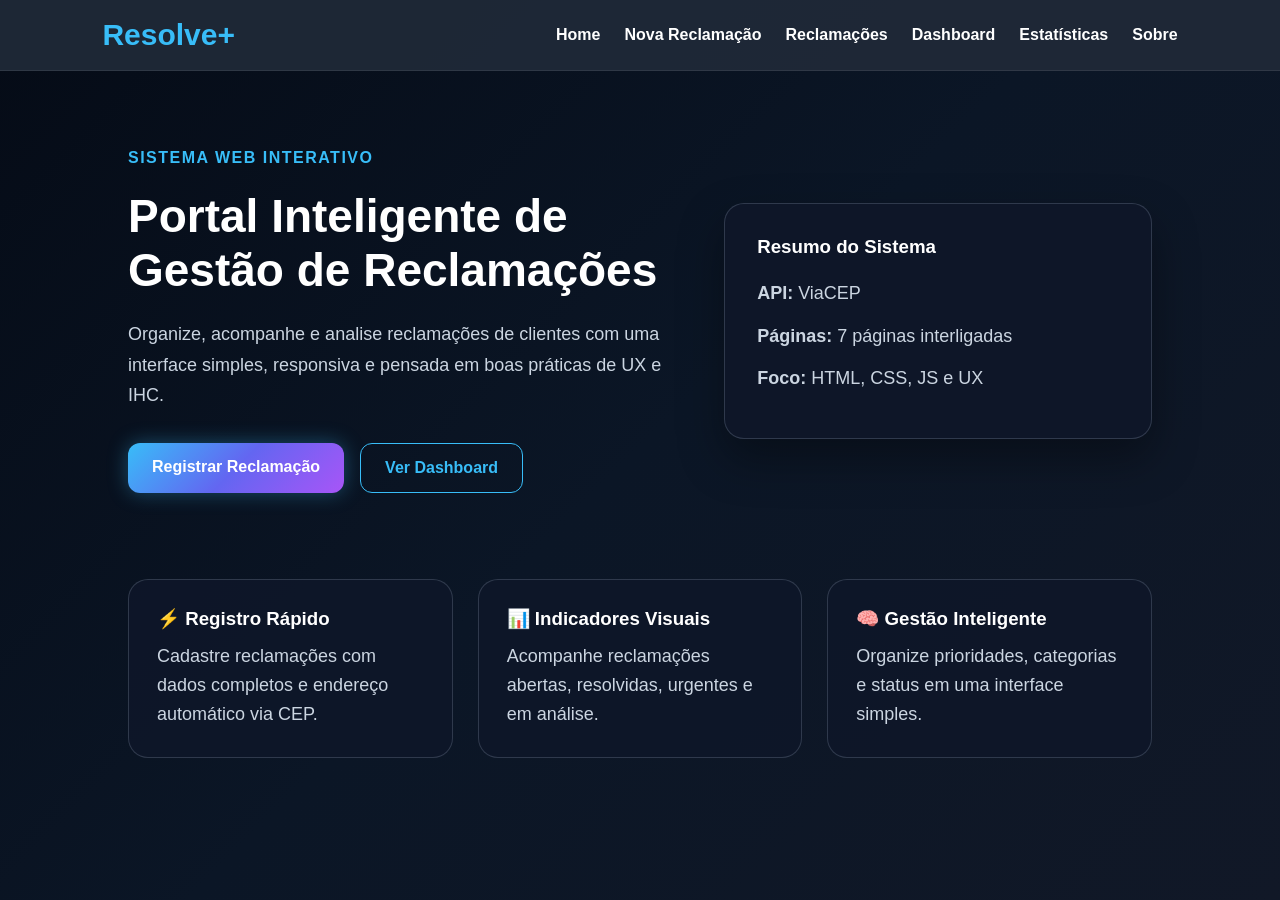
<file: index.html>
<!DOCTYPE html>
<html lang="pt-BR">
<head>
  <meta charset="UTF-8">
  <meta name="viewport" content="width=device-width, initial-scale=1.0">
  <title>Resolve+ | Gestão de Reclamações</title>
  <link rel="stylesheet" href="style.css">
</head>
<body>

<header>
  <nav class="navbar">
    <h1>Resolve+</h1>

    <ul>
      <li><a href="index.html">Home</a></li>
      <li><a href="nova-reclamacao.html">Nova Reclamação</a></li>
      <li><a href="reclamacoes.html">Reclamações</a></li>
      <li><a href="dashboard.html">Dashboard</a></li>
      <li><a href="estatisticas.html">Estatísticas</a></li>
      <li><a href="sobre.html">Sobre</a></li>
    </ul>
  </nav>
</header>

<main class="hero">
  <section class="hero-text">
    <span class="tag">Sistema Web Interativo</span>
    <h2>Portal Inteligente de Gestão de Reclamações</h2>
    <p>
      Organize, acompanhe e analise reclamações de clientes com uma interface simples,
      responsiva e pensada em boas práticas de UX e IHC.
    </p>

    <div class="buttons">
      <a href="nova-reclamacao.html" class="btn primary">Registrar Reclamação</a>
      <a href="dashboard.html" class="btn secondary">Ver Dashboard</a>
    </div>
  </section>

  <section class="hero-card">
    <h3>Resumo do Sistema</h3>
    <p><strong>API:</strong> ViaCEP</p>
    <p><strong>Páginas:</strong> 7 páginas interligadas</p>
    <p><strong>Foco:</strong> HTML, CSS, JS e UX</p>
  </section>

  <section class="features">
  <div class="feature-card">
    <h3>⚡ Registro Rápido</h3>
    <p>Cadastre reclamações com dados completos e endereço automático via CEP.</p>
  </div>

  <div class="feature-card">
    <h3>📊 Indicadores Visuais</h3>
    <p>Acompanhe reclamações abertas, resolvidas, urgentes e em análise.</p>
  </div>

  <div class="feature-card">
    <h3>🧠 Gestão Inteligente</h3>
    <p>Organize prioridades, categorias e status em uma interface simples.</p>
  </div>
</section>
</main>

</body>
</html>
</file>
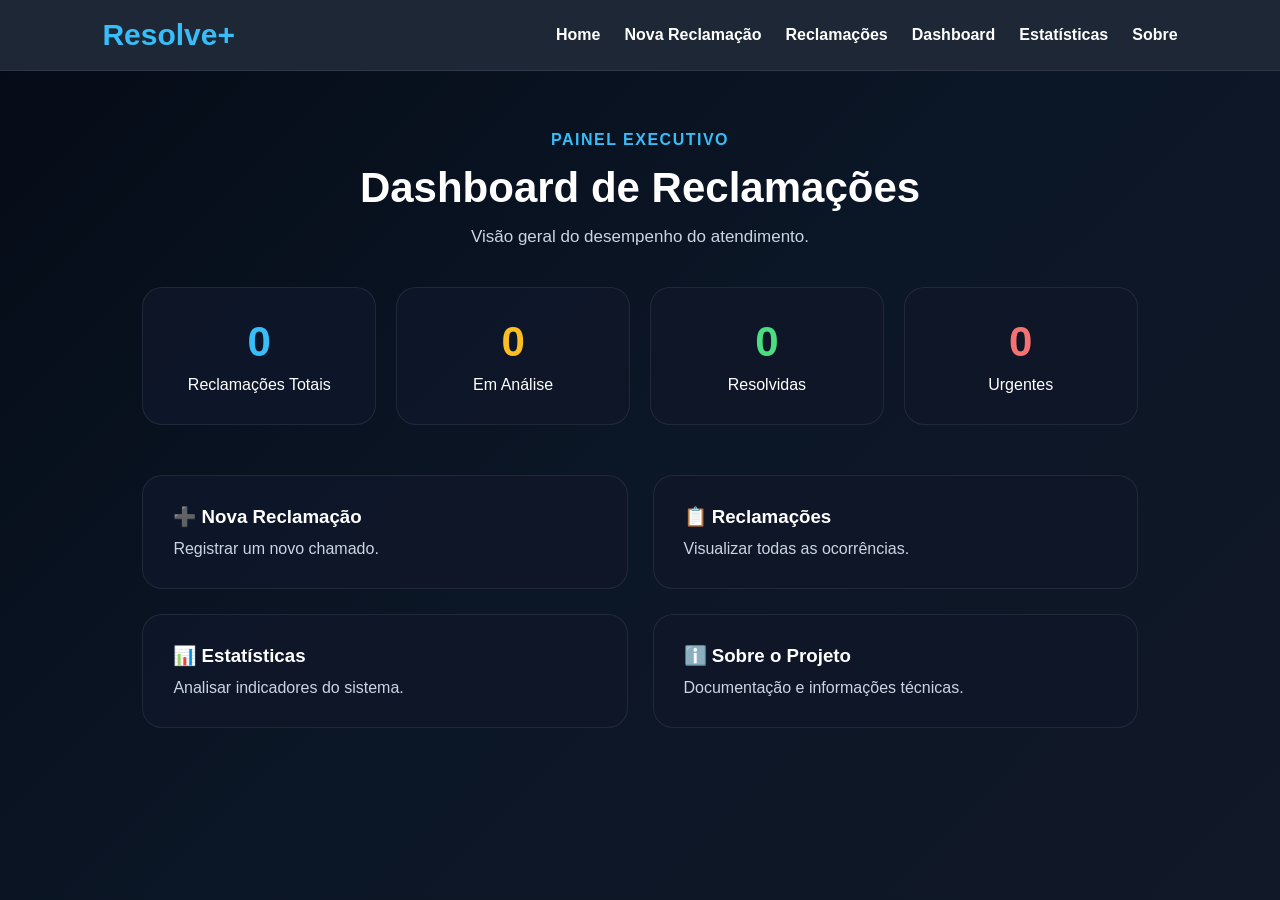
<file: dashboard.html>
<!DOCTYPE html>
<html lang="pt-BR">
<head>
  <meta charset="UTF-8">
  <meta name="viewport" content="width=device-width, initial-scale=1.0">
  <title>Dashboard | Resolve+</title>
  <link rel="stylesheet" href="style.css">
</head>
<body>

<header>
  <nav class="navbar">
    <h1>Resolve+</h1>

    <ul>
      <li><a href="index.html">Home</a></li>
      <li><a href="nova-reclamacao.html">Nova Reclamação</a></li>
      <li><a href="reclamacoes.html">Reclamações</a></li>
      <li><a href="dashboard.html">Dashboard</a></li>
      <li><a href="estatisticas.html">Estatísticas</a></li>
      <li><a href="sobre.html">Sobre</a></li>
    </ul>
  </nav>
</header>

<main class="page-container">

  <section class="page-title">
    <span class="tag">Painel Executivo</span>
    <h2>Dashboard de Reclamações</h2>
    <p>Visão geral do desempenho do atendimento.</p>
  </section>

  <section class="stats-grid">

    <div class="stat-card">
      <h3 id="totalReclamacoes">0</h3>
      <p>Reclamações Totais</p>
    </div>

    <div class="stat-card warning">
      <h3 id="emAnalise">0</h3>
      <p>Em Análise</p>
    </div>

    <div class="stat-card success">
      <h3 id="resolvidas">0</h3>
      <p>Resolvidas</p>
    </div>

    <div class="stat-card danger">
      <h3 id="urgentes">0</h3>
      <p>Urgentes</p>
    </div>

  </section>

  <section class="quick-navigation">

    <a href="nova-reclamacao.html" class="nav-card">
      <h3>➕ Nova Reclamação</h3>
      <p>Registrar um novo chamado.</p>
    </a>

    <a href="reclamacoes.html" class="nav-card">
      <h3>📋 Reclamações</h3>
      <p>Visualizar todas as ocorrências.</p>
    </a>

    <a href="estatisticas.html" class="nav-card">
      <h3>📊 Estatísticas</h3>
      <p>Analisar indicadores do sistema.</p>
    </a>

    <a href="sobre.html" class="nav-card">
      <h3>ℹ️ Sobre o Projeto</h3>
      <p>Documentação e informações técnicas.</p>
    </a>

  </section>

</main>
<script src="script.js"></script>
</body>
</html>
</file>
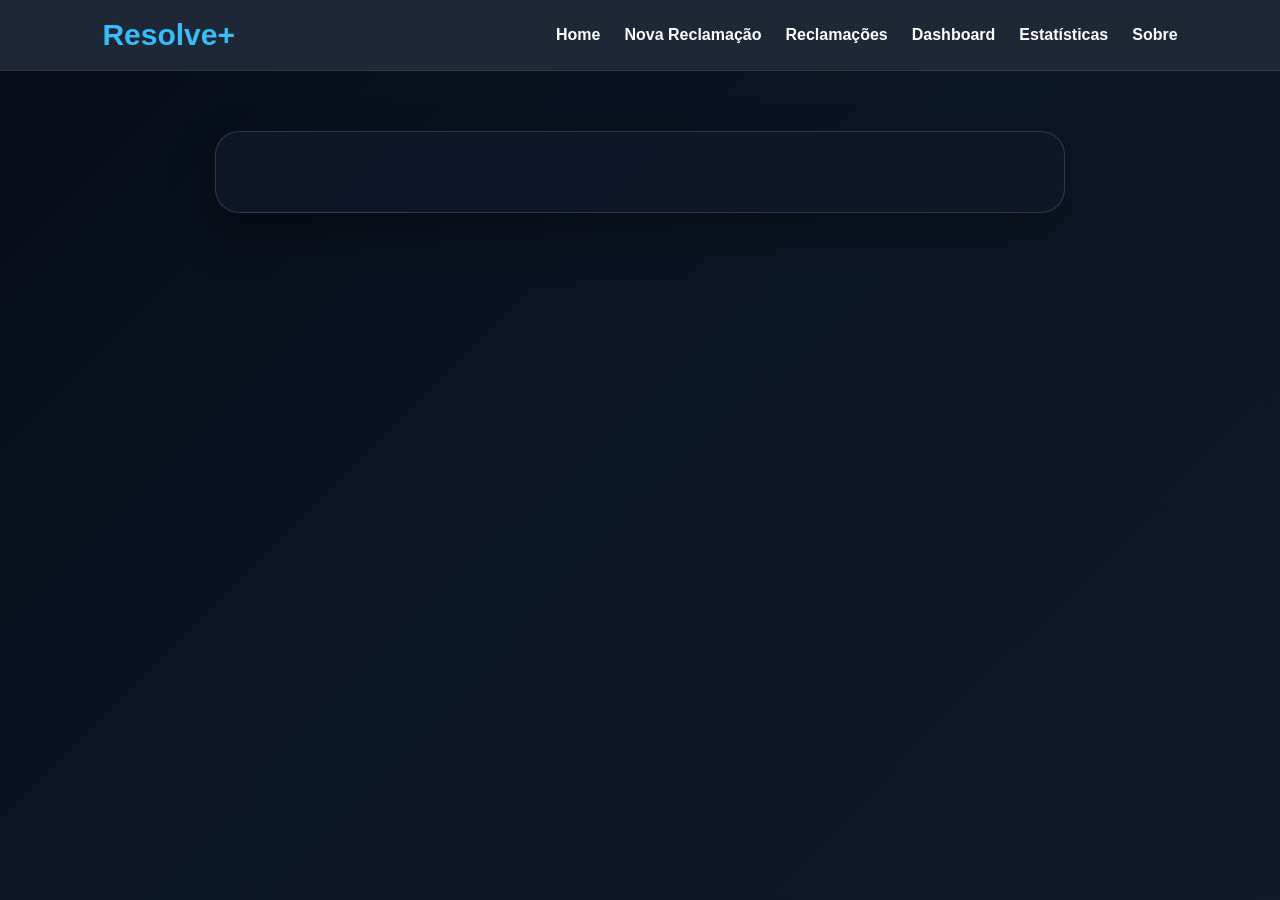
<file: detalhes.html>
<!DOCTYPE html>
<html lang="pt-BR">
<head>
  <meta charset="UTF-8">
  <meta name="viewport" content="width=device-width, initial-scale=1.0">
  <title>Detalhes | Resolve+</title>
  <link rel="stylesheet" href="style.css">
</head>
<body>

<header>
  <nav class="navbar">
    <h1>Resolve+</h1>
    <ul>
      <li><a href="index.html">Home</a></li>
      <li><a href="nova-reclamacao.html">Nova Reclamação</a></li>
      <li><a href="reclamacoes.html">Reclamações</a></li>
      <li><a href="dashboard.html">Dashboard</a></li>
      <li><a href="estatistica.html">Estatísticas</a></li>
      <li><a href="sobre.html">Sobre</a></li>
    </ul>
  </nav>
</header>

<main class="page-container">
    <section class="details-card" id="detalhesReclamacao"></section>
</main>
<script src="script.js"></script>
</body>
</html>
</file>
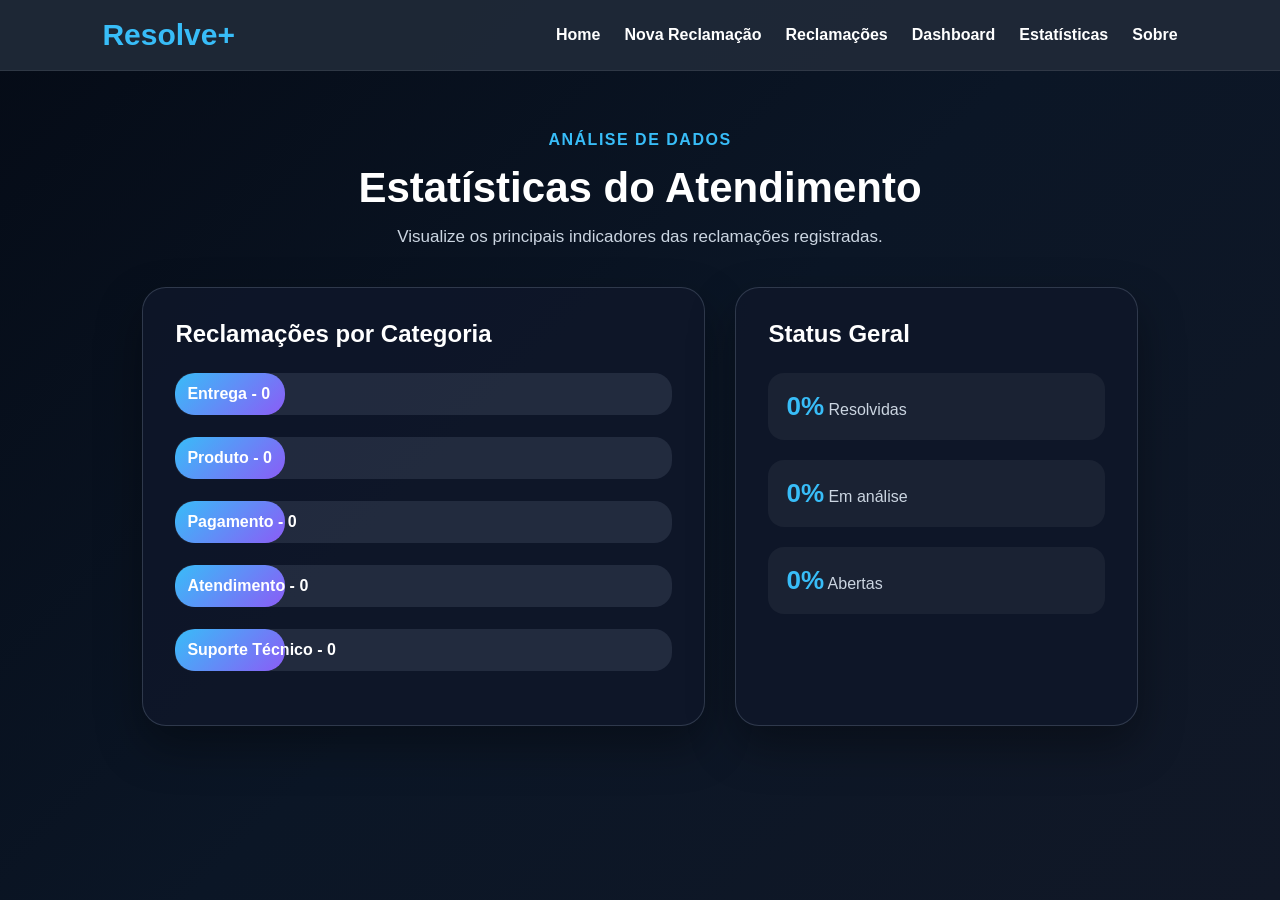
<file: estatisticas.html>
<!DOCTYPE html>
<html lang="pt-BR">
<head>
  <meta charset="UTF-8">
  <meta name="viewport" content="width=device-width, initial-scale=1.0">
  <title>Estatísticas | Resolve+</title>
  <link rel="stylesheet" href="style.css">
</head>
<body>

<header>
  <nav class="navbar">
    <h1>Resolve+</h1>
    <ul>
      <li><a href="index.html">Home</a></li>
      <li><a href="nova-reclamacao.html">Nova Reclamação</a></li>
      <li><a href="reclamacoes.html">Reclamações</a></li>
      <li><a href="dashboard.html">Dashboard</a></li>
      <li><a href="estatisticas.html">Estatísticas</a></li>
      <li><a href="sobre.html">Sobre</a></li>
    </ul>
  </nav>
</header>

<main class="page-container">
  <section class="page-title">
    <span class="tag">Análise de Dados</span>
    <h2>Estatísticas do Atendimento</h2>
    <p>Visualize os principais indicadores das reclamações registradas.</p>
  </section>

  <section class="charts-grid">
    <div class="chart-card">
      <h3>Reclamações por Categoria</h3>
      <div class="bar">
        <span id="statEntrega" style="--valor:0%">Entrega - 0</span>
      </div>

      <div class="bar">
        <span id="statProduto" style="--valor:0%">Produto - 0</span>
      </div>

      <div class="bar">
        <span id="statPagamento" style="--valor:0%">Pagamento - 0</span>
      </div>

      <div class="bar">
        <span id="statAtendimento" style="--valor:0%">Atendimento - 0</span>
      </div>

      <div class="bar">
        <span id="statSuporte" style="--valor:0%">Suporte Técnico - 0</span>
      </div>
    </div>

    <div class="chart-card">
      <h3>Status Geral</h3>
      <div class="circle-info">
        <p><strong id="percResolvidas">0%</strong> Resolvidas</p>
        <p><strong id="percAnalise">0%</strong> Em análise</p>
        <p><strong id="percAbertas">0%</strong> Abertas</p>
      </div>
    </div>
  </section>
</main>
<script src="script.js"></script>
</body>
</html>
</file>
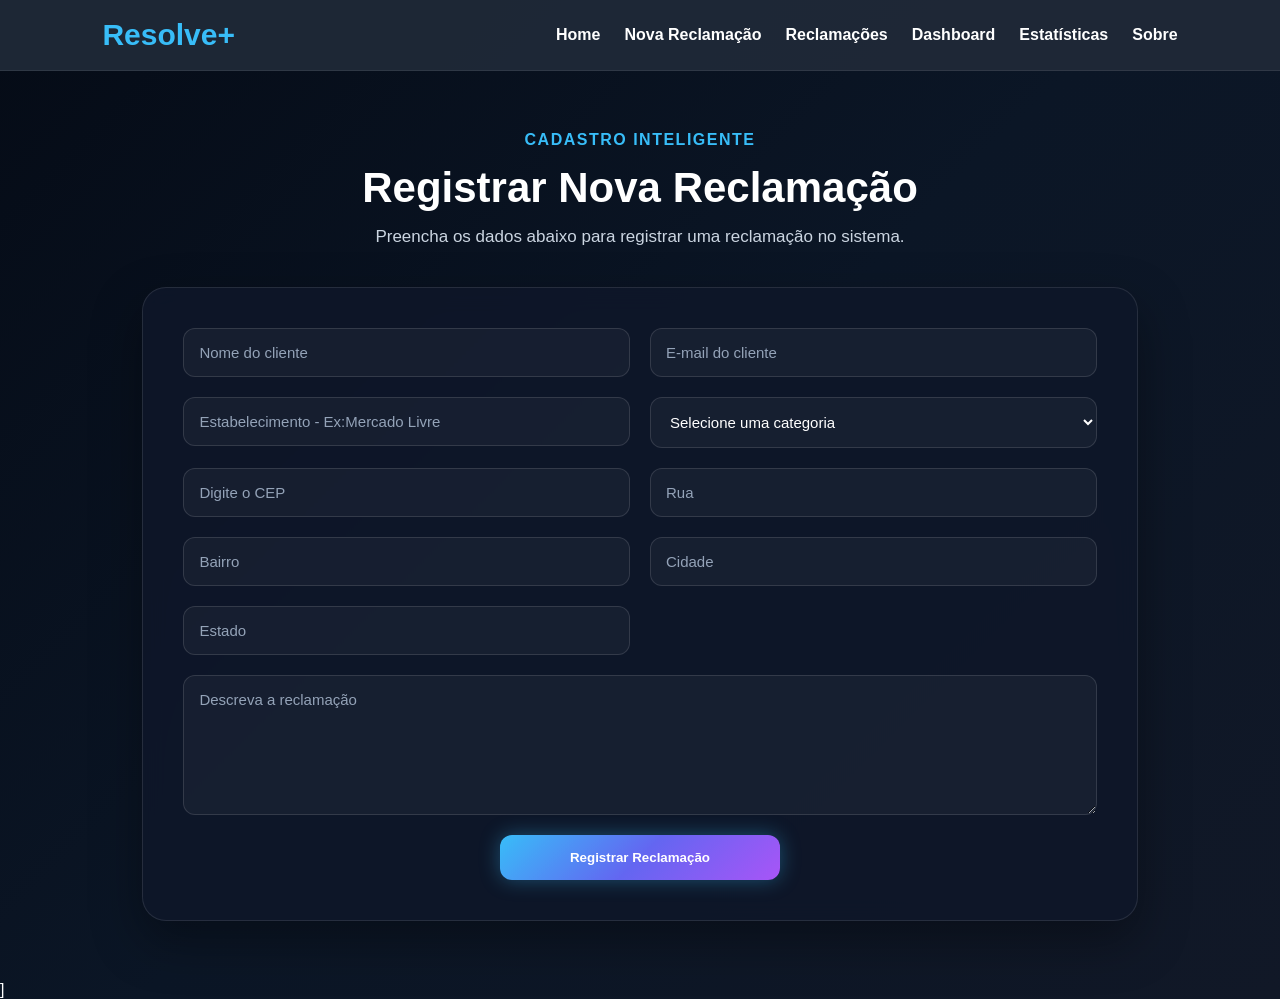
<file: nova-reclamacao.html>
<!DOCTYPE html>
<html lang="pt-BR">
<head>
  <meta charset="UTF-8">
  <meta name="viewport" content="width=device-width, initial-scale=1.0">
  <title>Nova Reclamação | Resolve+</title>
  <link rel="stylesheet" href="style.css">
</head>
<body>

<header>
  <nav class="navbar">
    <h1>Resolve+</h1>
    <ul>
      <li><a href="index.html">Home</a></li>
      <li><a href="nova-reclamacao.html">Nova Reclamação</a></li>
      <li><a href="reclamacoes.html">Reclamações</a></li>
      <li><a href="dashboard.html">Dashboard</a></li>
      <li><a href="estatisticas.html">Estatísticas</a></li>
      <li><a href="sobre.html">Sobre</a></li>
    </ul>
  </nav>
</header>

<main class="page-container">
  <section class="page-title">
    <span class="tag">Cadastro Inteligente</span>
    <h2>Registrar Nova Reclamação</h2>
    <p>Preencha os dados abaixo para registrar uma reclamação no sistema.</p>
  </section>

  <p id="mensagemSucesso" class="success-message">
  Reclamação registrada com sucesso!
  </p>
  
  <form class="form-card">
    <input type="text" placeholder="Nome do cliente">
    <input type="email" placeholder="E-mail do cliente">

    <div class="form-group">
    <input
        type="text"
        id="estabelecimento"
        placeholder="Estabelecimento - Ex:Mercado Livre"
    >
</div>

    <select>
      <option value="" disabled selected>
        Selecione uma categoria
      </option>
      <option value="Entrega">📦 Entrega</option>
      <option value="Atendimento">🎧 Atendimento</option>
      <option value="Produto">🛒 Produto</option>
      <option value="Pagamento">💳 Pagamento</option>
      <option value="Suporte Técnico">🛠️ Suporte Técnico</option>
    </select>

    <input type="text" id="cep" placeholder="Digite o CEP">
    <input type="text" id="rua" placeholder="Rua">
    <input type="text" id="bairro" placeholder="Bairro">
    <input type="text" id="cidade" placeholder="Cidade">
    <input type="text" id="estado" placeholder="Estado">

    <textarea placeholder="Descreva a reclamação"></textarea>

    <button type="button" class="btn primary" id="btnRegistrar"> 
      Registrar Reclamação 
    </button>
  </form>
</main>

<script src="script.js"></script>
</body>
</html>]
</file>
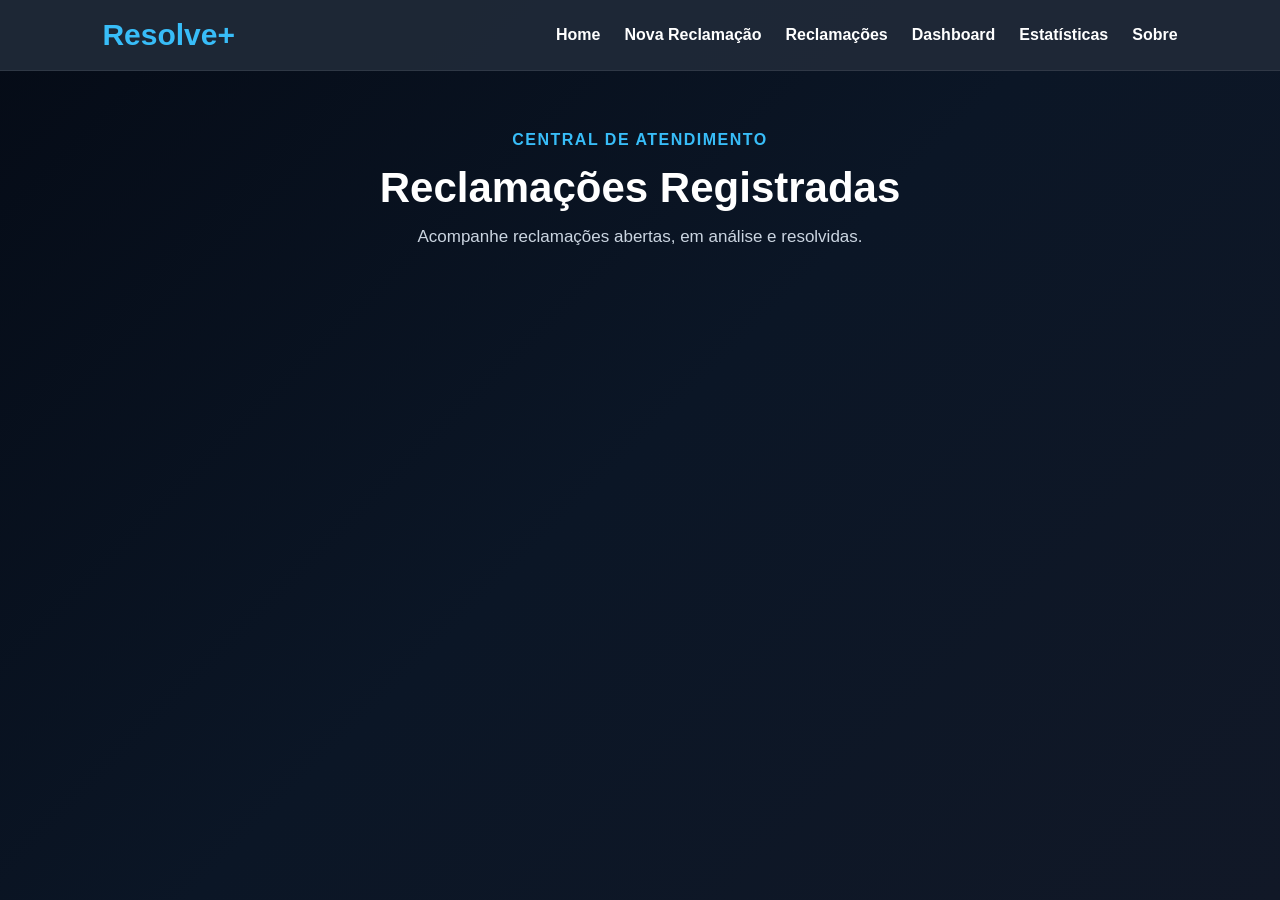
<file: reclamacoes.html>
<!DOCTYPE html>
<html lang="pt-BR">
<head>
  <meta charset="UTF-8">
  <meta name="viewport" content="width=device-width, initial-scale=1.0">
  <title>Reclamações | Resolve+</title>
  <link rel="stylesheet" href="style.css">
</head>
<body>

<header>
  <nav class="navbar">
    <h1>Resolve+</h1>
    <ul>
      <li><a href="index.html">Home</a></li>
      <li><a href="nova-reclamacao.html">Nova Reclamação</a></li>
      <li><a href="reclamacoes.html">Reclamações</a></li>
      <li><a href="dashboard.html">Dashboard</a></li>
      <li><a href="estatistica.html">Estatísticas</a></li>
      <li><a href="sobre.html">Sobre</a></li>
    </ul>
  </nav>
</header>

<main class="page-container">
  <section class="page-title">
    <span class="tag">Central de Atendimento</span>
    <h2>Reclamações Registradas</h2>
    <p>Acompanhe reclamações abertas, em análise e resolvidas.</p>
  </section>

  <section class="complaints-grid" id="listaReclamacoes"></section>
</main>
  <script src="script.js"></script>
</body>
</html>
</file>
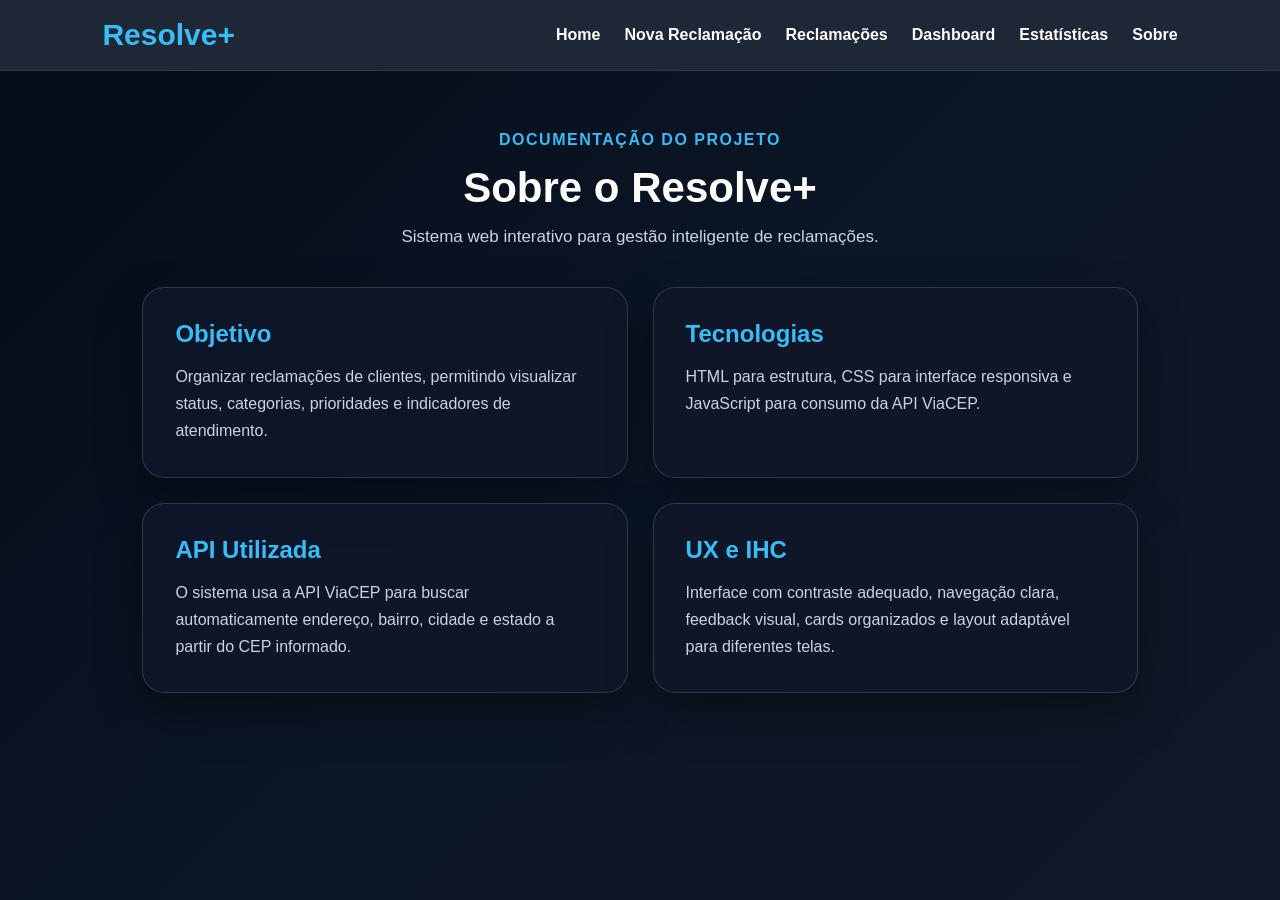
<file: sobre.html>
<!DOCTYPE html>
<html lang="pt-BR">
<head>
  <meta charset="UTF-8">
  <meta name="viewport" content="width=device-width, initial-scale=1.0">
  <title>Sobre | Resolve+</title>
  <link rel="stylesheet" href="style.css">
</head>
<body>

<header>
  <nav class="navbar">
    <h1>Resolve+</h1>
    <ul>
      <li><a href="index.html">Home</a></li>
      <li><a href="nova-reclamacao.html">Nova Reclamação</a></li>
      <li><a href="reclamacoes.html">Reclamações</a></li>
      <li><a href="dashboard.html">Dashboard</a></li>
      <li><a href="estatisticas.html">Estatísticas</a></li>
      <li><a href="sobre.html">Sobre</a></li>
    </ul>
  </nav>
</header>

<main class="page-container">
  <section class="page-title">
    <span class="tag">Documentação do Projeto</span>
    <h2>Sobre o Resolve+</h2>
    <p>Sistema web interativo para gestão inteligente de reclamações.</p>
  </section>

  <section class="about-grid">
    <div class="about-card">
      <h3>Objetivo</h3>
      <p>Organizar reclamações de clientes, permitindo visualizar status, categorias, prioridades e indicadores de atendimento.</p>
    </div>

    <div class="about-card">
      <h3>Tecnologias</h3>
      <p>HTML para estrutura, CSS para interface responsiva e JavaScript para consumo da API ViaCEP.</p>
    </div>

    <div class="about-card">
      <h3>API Utilizada</h3>
      <p>O sistema usa a API ViaCEP para buscar automaticamente endereço, bairro, cidade e estado a partir do CEP informado.</p>
    </div>

    <div class="about-card">
      <h3>UX e IHC</h3>
      <p>Interface com contraste adequado, navegação clara, feedback visual, cards organizados e layout adaptável para diferentes telas.</p>
    </div>
  </section>
</main>

</body>
</html>
</file>
<file: style.css>
* {
  margin: 0;
  padding: 0;
  box-sizing: border-box;
  font-family: Arial, Helvetica, sans-serif;
}

body {
  background: linear-gradient(135deg, #050b16, #0b1626, #111827);
  color: #ffffff;
  min-height: 100vh;
}

header {
  background: rgba(31, 41, 55, 0.95);
  padding: 18px 8%;
  border-bottom: 1px solid rgba(255,255,255,0.08);
}

.navbar {
  display: flex;
  justify-content: space-between;
  align-items: center;
}

.navbar h1 {
  color: #38bdf8;
  font-size: 30px;
}

.navbar ul {
  list-style: none;
  display: flex;
  gap: 24px;
}

.navbar a {
  color: #ffffff;
  text-decoration: none;
  font-weight: 700;
}

.navbar a:hover {
  color: #38bdf8;
}

.hero {
  min-height: 85vh;
  display: grid;
  grid-template-columns: 1.3fr 1fr;
  gap: 40px;
  align-items: center;
  padding: 70px 10%;
}

.tag {
  color: #38bdf8;
  text-transform: uppercase;
  letter-spacing: 1.5px;
  font-weight: bold;
}

.hero h2 {
  font-size: 46px;
  margin: 22px 0;
}

.hero p {
  color: #cbd5e1;
  font-size: 18px;
  line-height: 1.7;
}

.buttons {
  margin-top: 32px;
  display: flex;
  gap: 16px;
}

.btn {
  padding: 15px 24px;
  border-radius: 12px;
  text-decoration: none;
  font-weight: bold;
  transition: 0.3s;
}

.primary {
  background: linear-gradient(135deg, #38bdf8, #6366f1, #a855f7);
  color: white;
  box-shadow: 0 0 20px rgba(56,189,248,0.35);
}

.primary:hover {
  transform: translateY(-3px);
  box-shadow: 0 0 30px rgba(168,85,247,0.55);
}

.secondary {
  border: 1px solid #38bdf8;
  color: #38bdf8;
}

.secondary:hover {
  background: #38bdf8;
  color: #020617;
}

.hero-card {
  background: rgba(15, 23, 42, 0.9);
  padding: 32px;
  border-radius: 20px;
  border: 1px solid rgba(148,163,184,0.25);
  box-shadow: 0 20px 45px rgba(0,0,0,0.35);
}

.hero-card h3 {
  margin-bottom: 20px;
  color: #ffffff;
}

.hero-card p {
  color: #cbd5e1;
  margin-bottom: 12px;
}

@media (max-width: 768px) {
  .navbar {
    flex-direction: column;
    gap: 16px;
  }

  .navbar ul {
    flex-wrap: wrap;
    justify-content: center;
  }

  .hero {
    grid-template-columns: 1fr;
    text-align: center;
    padding: 50px 6%;
  }

  .buttons {
    justify-content: center;
    flex-wrap: wrap;
  }

  .hero h2 {
    font-size: 34px;
  }
}

/* ===========================
   NOVA RECLAMAÇÃO
=========================== */

.page-container {
  max-width: 1200px;
  margin: 0 auto;
  padding: 60px 8%;
}

.page-title {
  text-align: center;
  margin-bottom: 40px;
}

.page-title h2 {
  font-size: 42px;
  margin: 15px 0;
}

.page-title p {
  color: #cbd5e1;
  font-size: 17px;
}

.form-card {
  background: rgba(15, 23, 42, 0.85);
  border: 1px solid rgba(255,255,255,0.1);
  border-radius: 24px;
  padding: 40px;
  display: grid;
  grid-template-columns: repeat(2, 1fr);
  gap: 20px;
  backdrop-filter: blur(12px);
  box-shadow: 0 20px 50px rgba(0,0,0,0.35);
}

.form-card input,
.form-card select,
.form-card textarea {
  width: 100%;
  padding: 15px;
  border-radius: 12px;
  border: 1px solid rgba(255,255,255,0.12);
  background: rgba(255,255,255,0.04);
  color: white;
  font-size: 15px;
  outline: none;
}

.form-card input:focus,
.form-card select:focus,
.form-card textarea:focus {
  border-color: #38bdf8;
  box-shadow: 0 0 15px rgba(56,189,248,0.3);
}

.form-card textarea {
  min-height: 140px;
  resize: vertical;
  grid-column: span 2;
}

.form-card button {
  grid-column: span 2;
  justify-self: center;
  width: 280px;
  cursor: pointer;
  border: none;
}

.form-card ::placeholder {
  color: #94a3b8;
}

/* Cards de Navegação */

.quick-actions {
  margin-top: 50px;
  display: grid;
  grid-template-columns: repeat(3, 1fr);
  gap: 20px;
}

.action-card {
  background: rgba(15, 23, 42, 0.75);
  border: 1px solid rgba(255,255,255,0.08);
  padding: 25px;
  border-radius: 18px;
  text-decoration: none;
  color: white;
  transition: .3s;
}

.action-card:hover {
  transform: translateY(-5px);
  border-color: #38bdf8;
}

.action-card h3 {
  color: #38bdf8;
  margin-bottom: 10px;
}

.action-card p {
  color: #cbd5e1;
}

/* Responsivo */

@media(max-width:768px){

  .form-card{
    grid-template-columns:1fr;
  }

  .form-card textarea,
  .form-card button{
    grid-column:span 1;
  }

  

  .quick-actions{
    grid-template-columns:1fr;
  }

  .page-title h2{
    font-size:32px;
  }

}

  .form-card select option {
  background: #0f172a;
  color: #ffffff;
}


/* ===========================
   RECLAMACOES
=========================== */

.complaints-grid {
  display: grid;
  grid-template-columns: repeat(3, 1fr);
  gap: 25px;
}

.complaint-card {
  background: rgba(15, 23, 42, 0.9);
  border: 1px solid rgba(148,163,184,0.25);
  border-radius: 20px;
  padding: 28px;
  box-shadow: 0 20px 45px rgba(0,0,0,0.35);
  transition: 0.3s;
}

.complaint-card:hover {
  transform: translateY(-6px);
  border-color: #38bdf8;
}

.complaint-card h3 {
  margin: 18px 0 12px;
  font-size: 23px;
}

.complaint-card p {
  color: #cbd5e1;
  line-height: 1.6;
  margin-bottom: 16px;
}

.complaint-card span {
  display: block;
  color: #94a3b8;
  margin-bottom: 22px;
}

.status {
  display: inline-block;
  padding: 7px 13px;
  border-radius: 20px;
  font-size: 13px;
  font-weight: bold;
}

.status-actions {
  display: flex;
  gap: 12px;
  flex-wrap: wrap;
  margin: 25px 0;
}

.status-actions .btn {
  background: rgba(15, 23, 42, 0.9);
  color: white;
  border: 1px solid rgba(56, 189, 248, 0.4);
  transition: .3s;
}

.status-actions .btn:hover {
  background: #38bdf8;
  color: #0f172a;
  transform: translateY(-2px);
}

.aberto {
  background: rgba(239, 68, 68, 0.15);
  color: #f87171;
}

.analise {
  background: rgba(245, 158, 11, 0.15);
  color: #fbbf24;
}

.resolvido {
  background: rgba(34, 197, 94, 0.15);
  color: #4ade80;
}

@media(max-width: 900px) {
  .complaints-grid {
    grid-template-columns: 1fr;
  }
}

/* ===========================
   DETALHES
=========================== */

.details-card {
  max-width: 850px;
  margin: 0 auto;
  background: rgba(15, 23, 42, 0.9);
  border: 1px solid rgba(148,163,184,0.25);
  border-radius: 24px;
  padding: 40px;
  box-shadow: 0 20px 45px rgba(0,0,0,0.35);
}

.details-card h2 {
  font-size: 38px;
  margin: 22px 0 15px;
}

.details-card p {
  color: #cbd5e1;
  line-height: 1.7;
}

.details-info {
  margin: 30px 0;
  display: grid;
  gap: 12px;
}

.details-buttons {
  display: flex;
  gap: 12px;
  margin-top: 20px;
}

@media (max-width: 768px) {
  .details-buttons {
    flex-direction: column;
  }

  .details-buttons .btn {
    width: 100%;
    text-align: center;
  }
}

/* ===========================
   DASHBOARD
=========================== */

.stats-grid {
  display: grid;
  grid-template-columns: repeat(4, 1fr);
  gap: 20px;
  margin-bottom: 50px;
}

.stat-card {
  background: rgba(15, 23, 42, 0.9);
  border-radius: 20px;
  padding: 30px;
  text-align: center;
  border: 1px solid rgba(255,255,255,0.08);
}

.stat-card h3 {
  font-size: 42px;
  margin-bottom: 10px;
  color: #38bdf8;
}

.warning h3 {
  color: #fbbf24;
}

.success h3 {
  color: #4ade80;
}

.danger h3 {
  color: #f87171;
}

.quick-navigation {
  display: grid;
  grid-template-columns: repeat(2, 1fr);
  gap: 25px;
}

.nav-card {
  text-decoration: none;
  color: white;
  background: rgba(15, 23, 42, 0.9);
  padding: 30px;
  border-radius: 20px;
  border: 1px solid rgba(255,255,255,0.08);
  transition: .3s;
}

.nav-card:hover {
  transform: translateY(-6px);
  border-color: #38bdf8;
}

.nav-card h3 {
  margin-bottom: 12px;
}

.nav-card p {
  color: #cbd5e1;
}

@media(max-width:900px){

  .stats-grid{
    grid-template-columns:1fr 1fr;
  }

  .quick-navigation{
    grid-template-columns:1fr;
  }

}

@media(max-width:600px){

  .stats-grid{
    grid-template-columns:1fr;
  }

}

/* ===========================
   ESTATISTICAS
=========================== */

.charts-grid {
  display: grid;
  grid-template-columns: 1.4fr 1fr;
  gap: 30px;
}

.chart-card {
  background: rgba(15, 23, 42, 0.9);
  border: 1px solid rgba(148,163,184,0.25);
  border-radius: 24px;
  padding: 32px;
  box-shadow: 0 20px 45px rgba(0,0,0,0.35);
}

.chart-card h3 {
  margin-bottom: 25px;
  font-size: 24px;
}

.bar {
  width: 100%;
  height: 42px;
  background: rgba(148, 163, 184, 0.15);
  border-radius: 18px;
  overflow: hidden;
  margin: 22px 0;
}

.bar span {
  display: flex;
  align-items: center;
  height: 100%;
  width: var(--valor);
  min-width: 110px;
  padding-left: 14px;
  white-space: nowrap;
  border-radius: 18px;
  background: linear-gradient(90deg, #38bdf8, #8b5cf6);
  color: white;
  font-weight: bold;
}

.circle-info {
  display: grid;
  gap: 20px;
}

.circle-info p {
  background: rgba(255,255,255,0.05);
  padding: 18px;
  border-radius: 16px;
  color: #cbd5e1;
}

.circle-info strong {
  color: #38bdf8;
  font-size: 26px;
}

@media(max-width:900px){
  .charts-grid {
    grid-template-columns: 1fr;
  }
}

.bar span {
  display: block;
  padding: 12px;
  background: linear-gradient(135deg, #38bdf8, #8b5cf6);
  border-radius: 20px;

  width: 0;

  animation: preencherBarra 1.8s cubic-bezier(0.19, 1, 0.22, 1) forwards;
}

.bar:nth-child(2) span {
  animation-delay: .2s;
}

.bar:nth-child(3) span {
  animation-delay: .4s;
}

.bar:nth-child(4) span {
  animation-delay: .6s;
}

.bar:nth-child(5) span {
  animation-delay: .8s;
}

@keyframes preencherBarra {
  from {
    width: 0%;
  }

  to {
    width: var(--valor);
  }
}

/* ===========================
   SOBRE
=========================== */

.about-grid {
  display: grid;
  grid-template-columns: repeat(2, 1fr);
  gap: 25px;
}

.about-card {
  background: rgba(15, 23, 42, 0.9);
  border: 1px solid rgba(148,163,184,0.25);
  border-radius: 22px;
  padding: 32px;
  box-shadow: 0 20px 45px rgba(0,0,0,0.35);
}

.about-card h3 {
  color: #38bdf8;
  margin-bottom: 15px;
  font-size: 24px;
}

.about-card p {
  color: #cbd5e1;
  line-height: 1.7;
}

@media(max-width: 768px) {
  .about-grid {
    grid-template-columns: 1fr;
  }
}

/* ===========================
   FEATURES
=========================== */

.features {
  grid-column: span 2;
  display: grid;
  grid-template-columns: repeat(3, 1fr);
  gap: 25px;
  margin-top: 30px;
}

.feature-card {
  background: rgba(15, 23, 42, 0.85);
  border: 1px solid rgba(148,163,184,0.25);
  border-radius: 20px;
  padding: 28px;
  transition: .3s;
}

.feature-card:hover {
  transform: translateY(-6px);
  border-color: #38bdf8;
}

.feature-card h3 {
  margin-bottom: 12px;
}

.feature-card p {
  color: #cbd5e1;
  line-height: 1.6;
}

@media(max-width: 900px) {
  .features {
    grid-column: span 1;
    grid-template-columns: 1fr;
  }
}

/* ===========================
   SUCCESS
=========================== */

.success-message {
  display: none;
  grid-column: span 2;
  text-align: center;
  color: #4ade80;
  font-weight: bold;
  background: rgba(34, 197, 94, 0.12);
  padding: 14px;
  border-radius: 12px;
}
</file>
